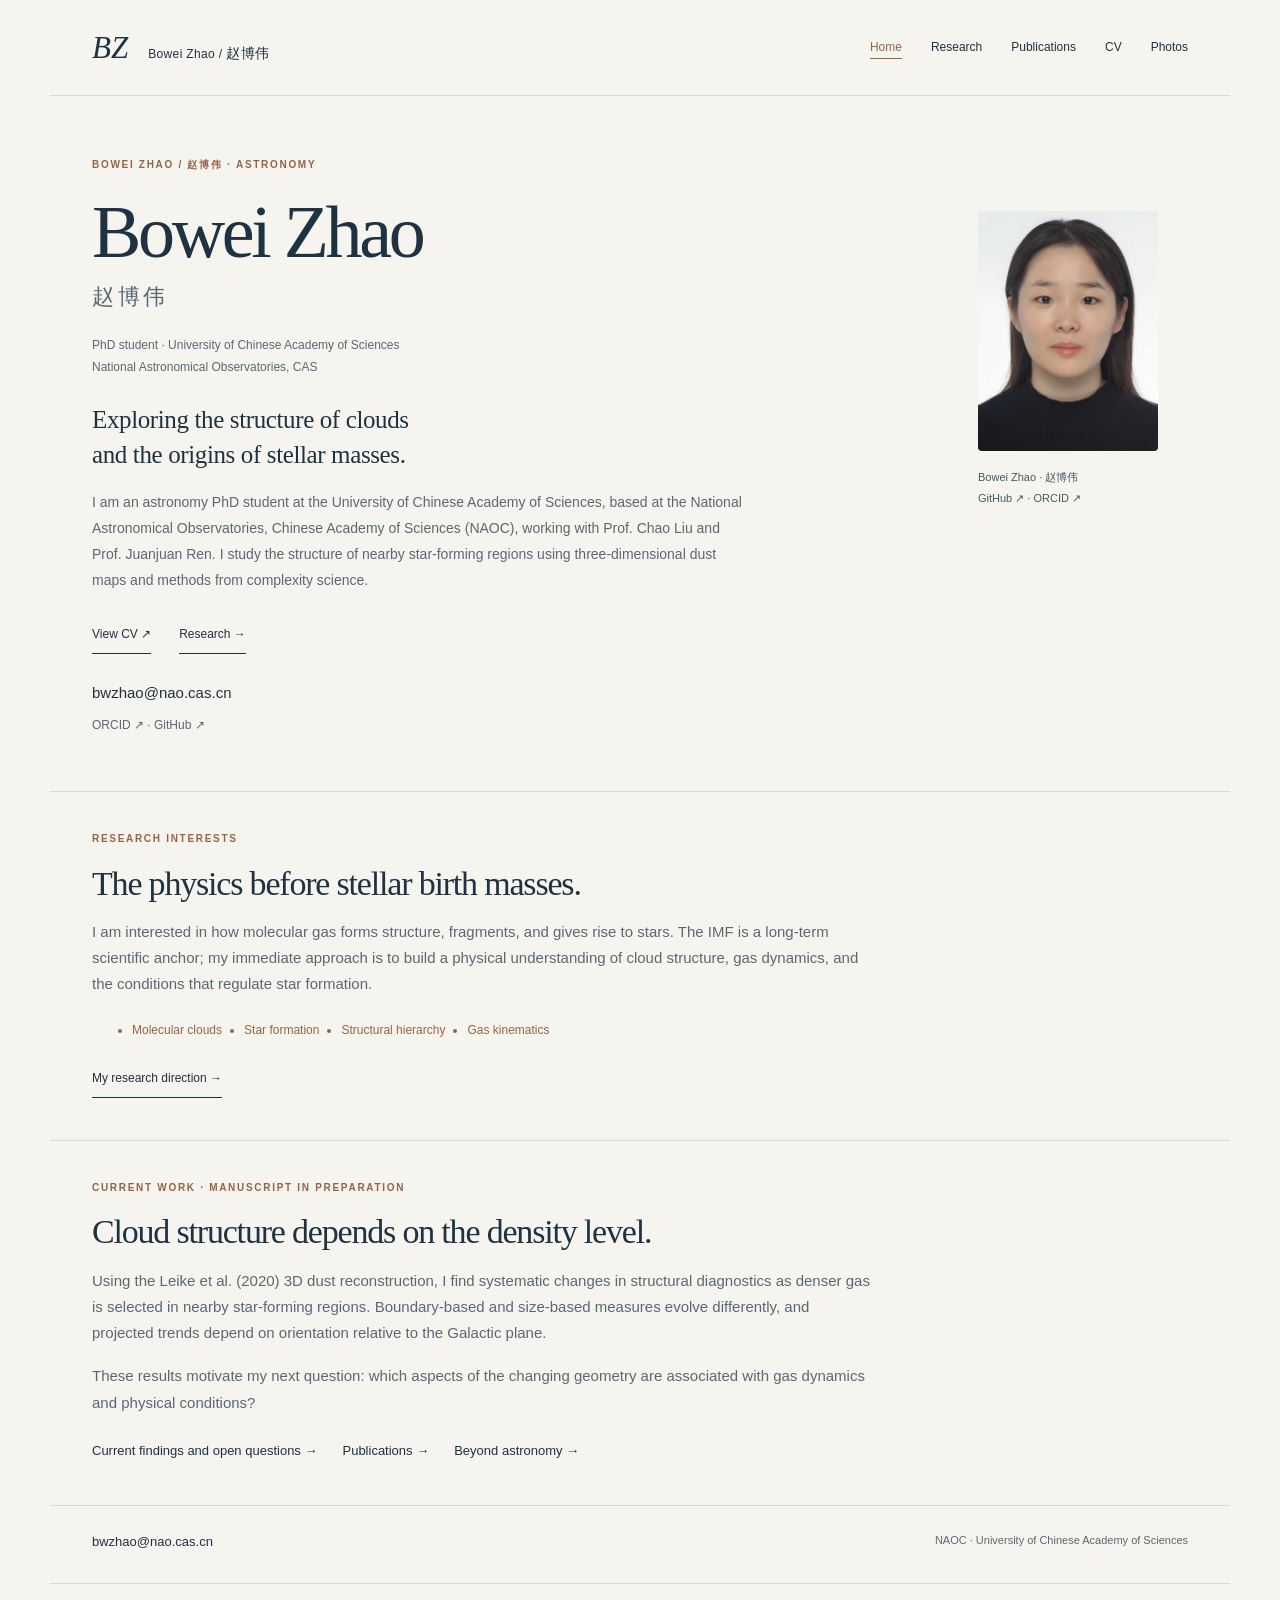
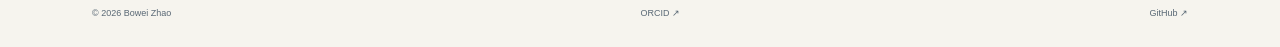
<file: index.html>
<!doctype html>
<html lang="en"><head><meta charset="utf-8"><meta name="viewport" content="width=device-width,initial-scale=1"><title>Bowei Zhao | Home · Molecular Clouds &amp; Star Formation</title><meta name="description" content="Bowei Zhao, astronomy PhD student at UCAS and NAOC, studying molecular clouds, star formation, fractal structure, and 3D dust."><link rel="noopener noreferrer" href="https://zhao-bowei.github.io/" target="_blank"><meta name="theme-color" content="#f6f4ee"><link rel="icon" href="favicon.svg" type="image/svg+xml"><link rel="stylesheet" href="style.css?v=20261019"><link rel="stylesheet" href="pages.css?v=20261019-science2"></head><body><a class="skip" href="#main">Skip to content</a><header class="wrap"><a class="brand" href="index.html">BZ<span>Bowei Zhao / <span class="chinese-name">赵博伟</span></span></a><nav aria-label="Main navigation"><a href="index.html" aria-current="page">Home</a><a href="research.html">Research</a><a href="publications.html">Publications</a><a href="cv.html">CV</a><a href="photos.html">Photos</a></nav></header><main id="main"><section class="hero wrap application-intro" id="background"><div><p class="eyebrow">BOWEI ZHAO / 赵博伟 · ASTRONOMY</p><h1>Bowei Zhao<span class="name-cn">赵博伟</span></h1><p class="intro-role">PhD student · University of Chinese Academy of Sciences<br>National Astronomical Observatories, CAS</p><p class="hero-question">Exploring the structure of clouds<br>and the origins of stellar masses.</p><p class="hero-bio">I am an astronomy PhD student at the University of Chinese Academy of Sciences, based at the National Astronomical Observatories, Chinese Academy of Sciences (NAOC), working with Prof. Chao Liu and Prof. Juanjuan Ren. I study the structure of nearby star-forming regions using three-dimensional dust maps and methods from complexity science.</p><div class="intro-actions"><a class="text-link" href="cv.html">View CV ↗</a><a class="text-link" href="research.html">Research →</a></div><div class="direct-contact"><a href="mailto:bwzhao@nao.cas.cn">bwzhao@nao.cas.cn</a><div><a href="https://orcid.org/0009-0002-6783-7510" rel="me noopener noreferrer" target="_blank">ORCID ↗</a> · <a href="https://github.com/Zhao-Bowei" target="_blank" rel="noopener noreferrer">GitHub ↗</a></div></div></div><figure class="profile-photo"><img src="portrait.jpg" alt="Portrait of Bowei Zhao" width="180" height="240" style="display:block;width:180px;max-width:100%;height:auto"><figcaption>Bowei Zhao · 赵博伟<br><a href="https://github.com/Zhao-Bowei" target="_blank" rel="noopener noreferrer">GitHub ↗</a> · <a href="https://orcid.org/0009-0002-6783-7510" rel="me noopener noreferrer" aria-label="ORCID: 0009-0002-6783-7510" target="_blank">ORCID ↗</a></figcaption></figure></section><section class="wrap home-summary"><p class="eyebrow">RESEARCH INTERESTS</p><h2>The physics before stellar birth masses.</h2><p>I am interested in how molecular gas forms structure, fragments, and gives rise to stars. The IMF is a long-term scientific anchor; my immediate approach is to build a physical understanding of cloud structure, gas dynamics, and the conditions that regulate star formation.</p><ul class="interest-keywords"><li>Molecular clouds</li><li>Star formation</li><li>Structural hierarchy</li><li>Gas kinematics</li></ul><a class="text-link" href="research.html#interests">My research direction →</a></section><section class="wrap home-summary"><p class="eyebrow">CURRENT WORK · MANUSCRIPT IN PREPARATION</p><h2>Cloud structure depends on the density level.</h2><p>Using the Leike et al. (2020) 3D dust reconstruction, I find systematic changes in structural diagnostics as denser gas is selected in nearby star-forming regions. Boundary-based and size-based measures evolve differently, and projected trends depend on orientation relative to the Galactic plane.</p><p>These results motivate my next question: which aspects of the changing geometry are associated with gas dynamics and physical conditions?</p><div class="home-links"><a href="research.html#findings-heading">Current findings and open questions →</a><a href="publications.html">Publications →</a><a href="photos.html">Beyond astronomy →</a></div></section><section class="wrap page-contact"><a href="mailto:bwzhao@nao.cas.cn">bwzhao@nao.cas.cn</a><span>NAOC · University of Chinese Academy of Sciences</span></section></main><footer class="wrap"><span>© 2026 Bowei Zhao</span><a href="https://orcid.org/0009-0002-6783-7510" target="_blank" rel="me noopener noreferrer">ORCID ↗</a><a href="https://github.com/Zhao-Bowei" target="_blank" rel="noopener noreferrer">GitHub ↗</a></footer></body></html>
</file>
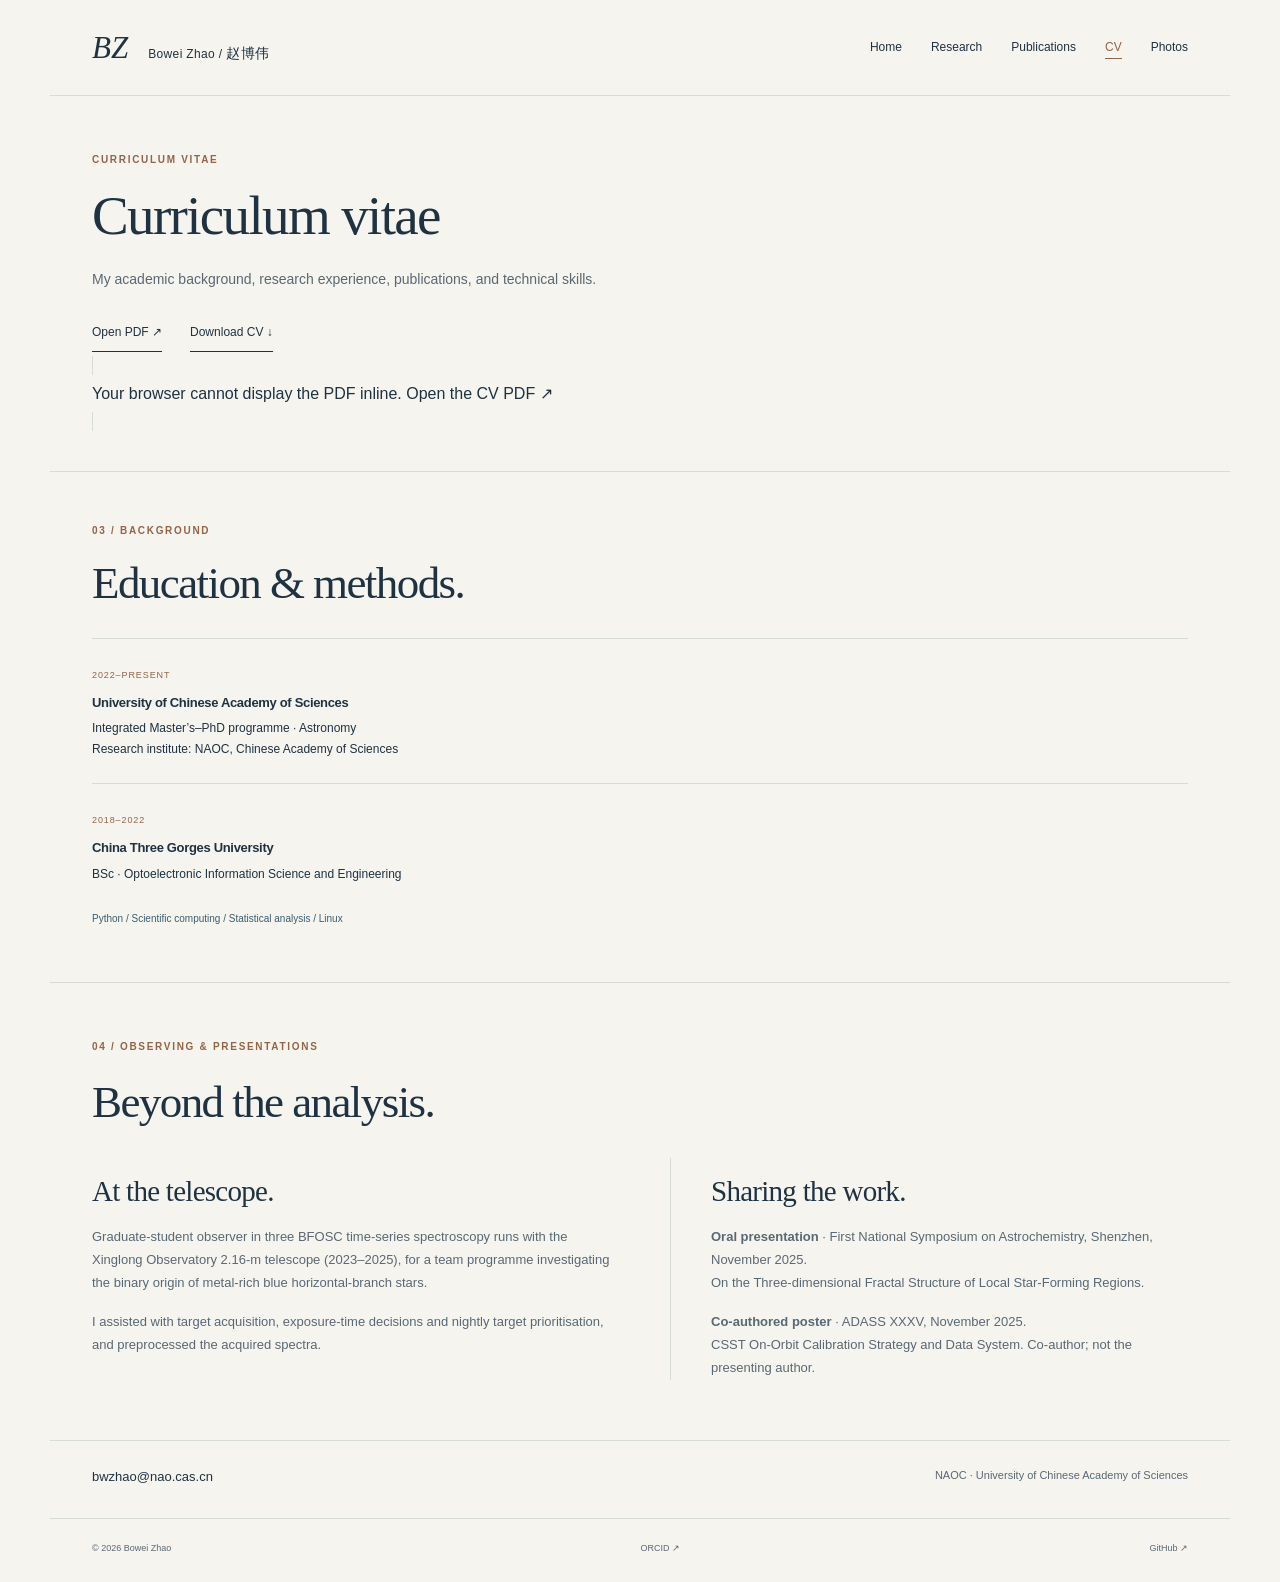
<file: cv.html>
<!doctype html>
<html lang="en"><head><meta charset="utf-8"><meta name="viewport" content="width=device-width,initial-scale=1"><title>Bowei Zhao | CV · Molecular Clouds &amp; Star Formation</title><meta name="description" content="Academic curriculum vitae of Bowei Zhao: astronomy education, research, publications, observations, and presentations."><link rel="noopener noreferrer" href="https://zhao-bowei.github.io/cv.html" target="_blank"><meta name="theme-color" content="#f6f4ee"><link rel="icon" href="favicon.svg" type="image/svg+xml"><link rel="stylesheet" href="style.css?v=20261019"><link rel="stylesheet" href="pages.css?v=20261019"></head><body><a class="skip" href="#main">Skip to content</a><header class="wrap"><a class="brand" href="index.html">BZ<span>Bowei Zhao / <span class="chinese-name">赵博伟</span></span></a><nav aria-label="Main navigation"><a href="index.html">Home</a><a href="research.html">Research</a><a href="publications.html">Publications</a><a href="cv.html" aria-current="page">CV</a><a href="photos.html">Photos</a></nav></header><main id="main"><section class="wrap cv-page"><p class="eyebrow">CURRICULUM VITAE</p><h1>Curriculum vitae</h1><p>My academic background, research experience, publications, and technical skills.</p><div class="intro-actions"><a class="text-link" href="Bowei-Zhao-CV.pdf?v=20261019" target="_blank" rel="noopener noreferrer">Open PDF ↗</a><a class="text-link" href="Bowei-Zhao-CV.pdf?v=20261019" download="Bowei-Zhao-CV.pdf">Download CV ↓</a></div><object class="cv-embed" data="Bowei-Zhao-CV.pdf?v=20261019" type="application/pdf" aria-label="Bowei Zhao academic curriculum vitae"><p>Your browser cannot display the PDF inline. <a href="Bowei-Zhao-CV.pdf?v=20261019" target="_blank" rel="noopener noreferrer">Open the CV PDF ↗</a></p></object></section><section class="wrap education-section"><p class="eyebrow">03 / BACKGROUND</p><h2>Education &amp; methods.</h2><div class="education"><p class="eyebrow">EDUCATION</p><article><span>2022–PRESENT</span><h3>University of Chinese Academy of Sciences</h3><p>Integrated Master’s–PhD programme · Astronomy<br>Research institute: NAOC, Chinese Academy of Sciences</p></article><article><span>2018–2022</span><h3>China Three Gorges University</h3><p>BSc · Optoelectronic Information Science and Engineering</p></article><p class="toolkit">Python / Scientific computing / Statistical analysis / Linux</p></div></section><section class="wrap experience"><p class="eyebrow">04 / OBSERVING &amp; PRESENTATIONS</p><h2>Beyond the analysis.</h2><div class="other-projects"><article><h3>At the telescope.</h3><p>Graduate-student observer in three BFOSC time-series spectroscopy runs with the Xinglong Observatory 2.16-m telescope (2023–2025), for a team programme investigating the binary origin of metal-rich blue horizontal-branch stars.</p><p>I assisted with target acquisition, exposure-time decisions and nightly target prioritisation, and preprocessed the acquired spectra.</p></article><article><h3>Sharing the work.</h3><p><strong>Oral presentation</strong> · First National Symposium on Astrochemistry, Shenzhen, November 2025.<br>On the Three-dimensional Fractal Structure of Local Star-Forming Regions.</p><p><strong>Co-authored poster</strong> · ADASS XXXV, November 2025.<br>CSST On-Orbit Calibration Strategy and Data System. Co-author; not the presenting author.</p></article></div></section><section class="wrap page-contact"><a href="mailto:bwzhao@nao.cas.cn">bwzhao@nao.cas.cn</a><span>NAOC · University of Chinese Academy of Sciences</span></section></main><footer class="wrap"><span>© 2026 Bowei Zhao</span><a href="https://orcid.org/0009-0002-6783-7510" target="_blank" rel="me noopener noreferrer">ORCID ↗</a><a href="https://github.com/Zhao-Bowei" target="_blank" rel="noopener noreferrer">GitHub ↗</a></footer></body></html>
</file>
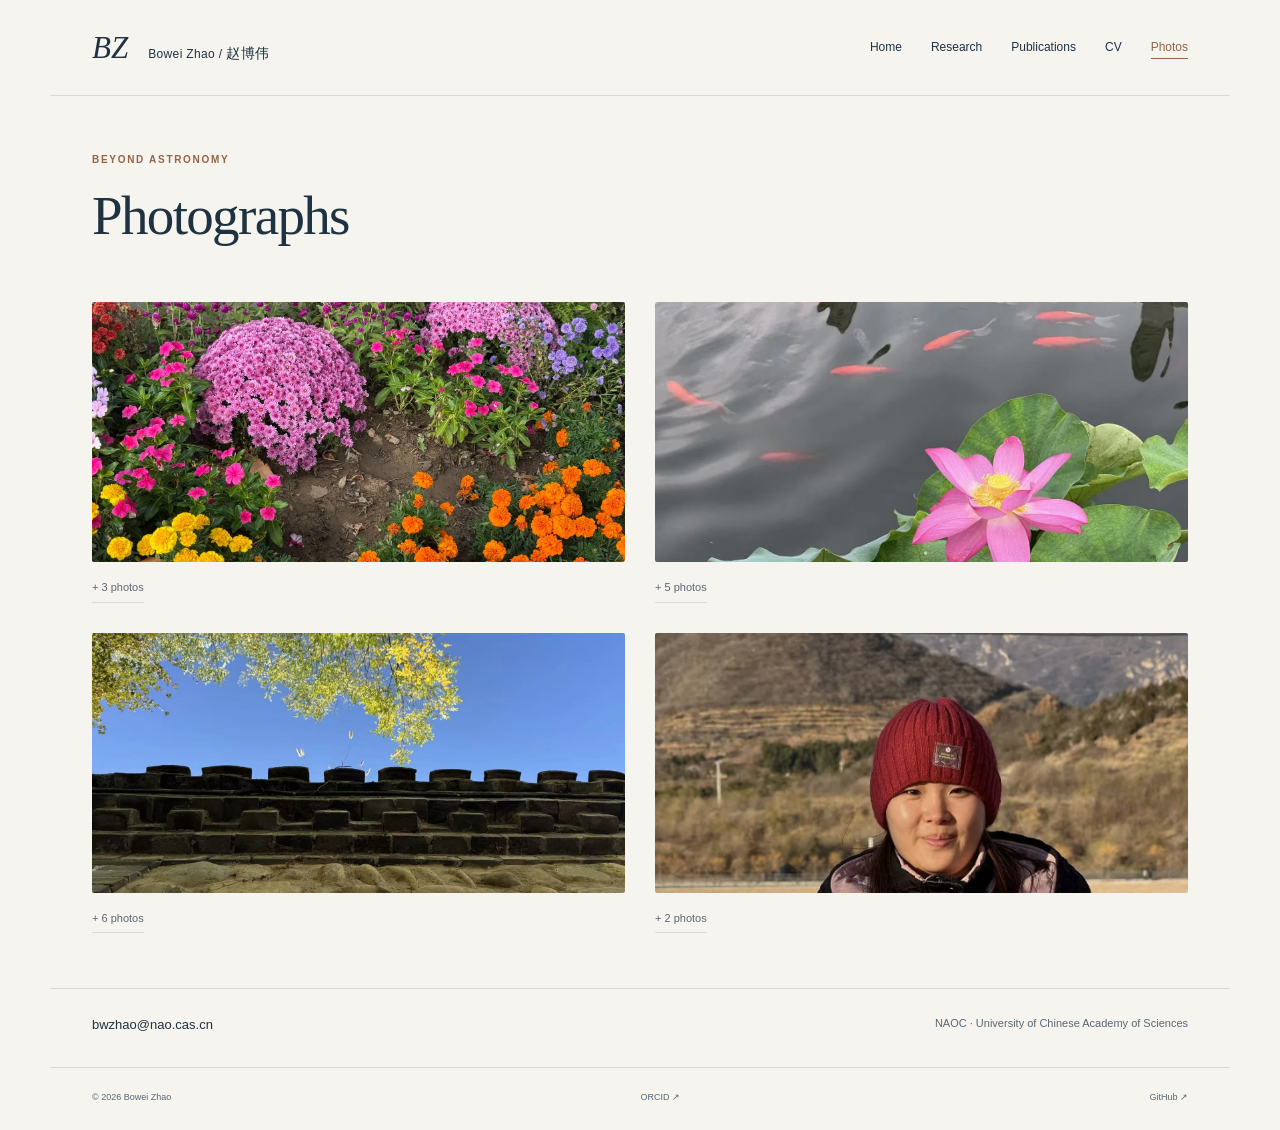
<file: photos.html>
<!doctype html>
<html lang="en"><head><meta charset="utf-8"><meta name="viewport" content="width=device-width,initial-scale=1"><title>Bowei Zhao | Photographs · Molecular Clouds &amp; Star Formation</title><meta name="description" content="Photographs by and of Bowei Zhao, beyond astronomy."><link rel="noopener noreferrer" href="https://zhao-bowei.github.io/photos.html" target="_blank"><meta name="theme-color" content="#f6f4ee"><link rel="icon" href="favicon.svg" type="image/svg+xml"><link rel="stylesheet" href="style.css?v=20261019"><link rel="stylesheet" href="pages.css?v=20261019"></head><body><a class="skip" href="#main">Skip to content</a><header class="wrap"><a class="brand" href="index.html">BZ<span>Bowei Zhao / <span class="chinese-name">赵博伟</span></span></a><nav aria-label="Main navigation"><a href="index.html">Home</a><a href="research.html">Research</a><a href="publications.html">Publications</a><a href="cv.html">CV</a><a href="photos.html" aria-current="page">Photos</a></nav></header><main id="main"><section class="wrap page-heading"><p class="eyebrow">BEYOND ASTRONOMY</p><h1>Photographs</h1></section><section class="wrap personal-gallery" id="beyond" aria-label="Beyond astronomy: personal photography"><div class="photo-group" role="group" aria-label="Flowers and colour"><a class="photo-tile" href="assets/photos/photo-15.webp" aria-label="Enlarge photograph: Colourful flower display"><img src="assets/photos/photo-15.webp" alt="Colourful flower display" width="1600" height="1200" loading="lazy" decoding="async"></a><details class="photo-more"><summary>+ 3 photos</summary><div class="photo-extra"><a class="photo-tile" href="assets/photos/photo-02.webp" aria-label="Enlarge photograph: Pink and blue hydrangeas"><img src="assets/photos/photo-02.webp" alt="Pink and blue hydrangeas" width="1600" height="1200" loading="lazy" decoding="async"></a><a class="photo-tile" href="assets/photos/photo-03.webp" aria-label="Enlarge photograph: Red flowers at a flower market"><img src="assets/photos/photo-03.webp" alt="Red flowers at a flower market" width="1600" height="1200" loading="lazy" decoding="async"></a><a class="photo-tile" href="assets/photos/photo-04.webp" aria-label="Enlarge photograph: Rows of flowers at a market"><img src="assets/photos/photo-04.webp" alt="Rows of flowers at a market" width="1600" height="1200" loading="lazy" decoding="async"></a></div></details></div><div class="photo-group" role="group" aria-label="Water and wildlife"><a class="photo-tile" href="assets/photos/photo-17.webp" aria-label="Enlarge photograph: Lotus flower and fish"><img src="assets/photos/photo-17.webp" alt="Lotus flower and fish" width="1280" height="960" loading="lazy" decoding="async"></a><details class="photo-more"><summary>+ 5 photos</summary><div class="photo-extra"><a class="photo-tile" href="assets/photos/photo-05.webp" aria-label="Enlarge photograph: Mandarin ducks on rippling water"><img src="assets/photos/photo-05.webp" alt="Mandarin ducks on rippling water" width="1600" height="1200" loading="lazy" decoding="async"></a><a class="photo-tile" href="assets/photos/photo-06.webp" aria-label="Enlarge photograph: Ducks swimming on a pond"><img src="assets/photos/photo-06.webp" alt="Ducks swimming on a pond" width="1600" height="1200" loading="lazy" decoding="async"></a><a class="photo-tile" href="assets/photos/photo-09.webp" aria-label="Enlarge photograph: Red fish beneath reflections"><img src="assets/photos/photo-09.webp" alt="Red fish beneath reflections" width="1600" height="1200" loading="lazy" decoding="async"></a><a class="photo-tile" href="assets/photos/photo-11.webp" aria-label="Enlarge photograph: Fish swimming in a pond"><img src="assets/photos/photo-11.webp" alt="Fish swimming in a pond" width="1600" height="1200" loading="lazy" decoding="async"></a><a class="photo-tile" href="assets/photos/photo-19.webp" aria-label="Enlarge photograph: Lotus flower on rippling water"><img src="assets/photos/photo-19.webp" alt="Lotus flower on rippling water" width="1200" height="1600" loading="lazy" decoding="async"></a></div></details></div><div class="photo-group" role="group" aria-label="Places and landscapes"><a class="photo-tile" href="assets/photos/photo-18.webp" aria-label="Enlarge photograph: Stone wall and autumn foliage"><img src="assets/photos/photo-18.webp" alt="Stone wall and autumn foliage" width="1600" height="1200" loading="lazy" decoding="async"></a><details class="photo-more"><summary>+ 6 photos</summary><div class="photo-extra"><a class="photo-tile" href="assets/photos/photo-01.webp" aria-label="Enlarge photograph: Building beneath a textured sky"><img src="assets/photos/photo-01.webp" alt="Building beneath a textured sky" width="1600" height="1200" loading="lazy" decoding="async"></a><a class="photo-tile" href="assets/photos/photo-07.webp" aria-label="Enlarge photograph: Sunset over a lake"><img src="assets/photos/photo-07.webp" alt="Sunset over a lake" width="1600" height="1200" loading="lazy" decoding="async"></a><a class="photo-tile" href="assets/photos/photo-08.webp" aria-label="Enlarge photograph: Warm sunset and distant silhouettes"><img src="assets/photos/photo-08.webp" alt="Warm sunset and distant silhouettes" width="1200" height="1600" loading="lazy" decoding="async"></a><a class="photo-tile" href="assets/photos/photo-10.webp" aria-label="Enlarge photograph: Sunlit courtyard walkway"><img src="assets/photos/photo-10.webp" alt="Sunlit courtyard walkway" width="1200" height="1600" loading="lazy" decoding="async"></a><a class="photo-tile" href="assets/photos/photo-14.webp" aria-label="Enlarge photograph: Golden architectural details against a blue sky"><img src="assets/photos/photo-14.webp" alt="Golden architectural details against a blue sky" width="1600" height="1200" loading="lazy" decoding="async"></a><a class="photo-tile" href="assets/photos/photo-16.webp" aria-label="Enlarge photograph: Stone monument under willow trees"><img src="assets/photos/photo-16.webp" alt="Stone monument under willow trees" width="1200" height="1600" loading="lazy" decoding="async"></a></div></details></div><div class="photo-group" role="group" aria-label="Everyday moments"><a class="photo-tile" href="assets/photos/photo-12.webp" aria-label="Enlarge photograph: Portrait with mountains in the background"><img src="assets/photos/photo-12.webp" alt="Portrait with mountains in the background" width="1213" height="1276" loading="lazy" decoding="async"></a><details class="photo-more"><summary>+ 2 photos</summary><div class="photo-extra"><a class="photo-tile" href="assets/photos/photo-13.webp" aria-label="Enlarge photograph: Portrait among autumn trees"><img src="assets/photos/photo-13.webp" alt="Portrait among autumn trees" width="1200" height="1600" loading="lazy" decoding="async"></a><a class="photo-tile" href="assets/photos/photo-20.webp" aria-label="Enlarge photograph: A restful moment on a park bench"><img src="assets/photos/photo-20.webp" alt="A restful moment on a park bench" width="1600" height="1200" loading="lazy" decoding="async"></a></div></details></div></section><section class="wrap page-contact"><a href="mailto:bwzhao@nao.cas.cn">bwzhao@nao.cas.cn</a><span>NAOC · University of Chinese Academy of Sciences</span></section></main><footer class="wrap"><span>© 2026 Bowei Zhao</span><a href="https://orcid.org/0009-0002-6783-7510" target="_blank" rel="me noopener noreferrer">ORCID ↗</a><a href="https://github.com/Zhao-Bowei" target="_blank" rel="noopener noreferrer">GitHub ↗</a></footer><dialog id="photo-viewer" aria-label="Enlarged photograph"><button type="button" class="photo-close" aria-label="Close photograph">×</button><img alt=""><button type="button" class="photo-prev" aria-label="Previous photograph">‹</button><button type="button" class="photo-next" aria-label="Next photograph">›</button></dialog><script src="gallery.js" defer></script></body></html>
</file>
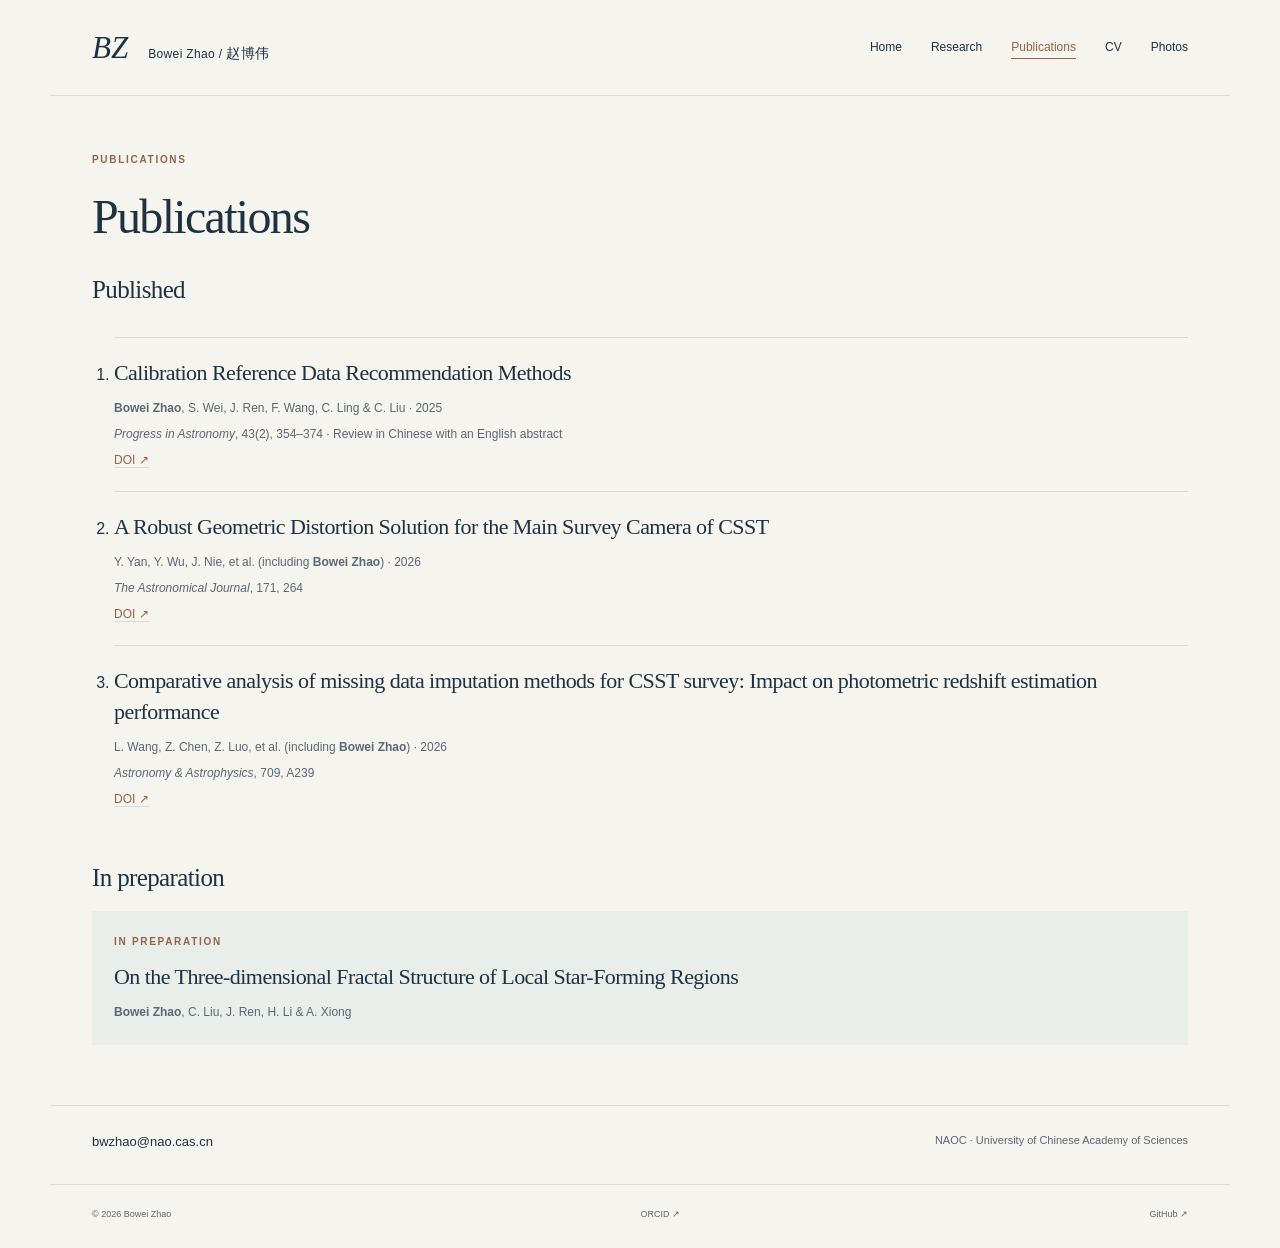
<file: publications.html>
<!doctype html>
<html lang="en"><head><meta charset="utf-8"><meta name="viewport" content="width=device-width,initial-scale=1"><title>Bowei Zhao | Publications · Molecular Clouds &amp; Star Formation</title><meta name="description" content="Published papers and manuscripts in preparation by Bowei Zhao, including calibration reference data and fractal cloud structure."><link rel="noopener noreferrer" href="https://zhao-bowei.github.io/publications.html" target="_blank"><meta name="theme-color" content="#f6f4ee"><link rel="icon" href="favicon.svg" type="image/svg+xml"><link rel="stylesheet" href="style.css?v=20261019"><link rel="stylesheet" href="pages.css?v=20261019"></head><body><a class="skip" href="#main">Skip to content</a><header class="wrap"><a class="brand" href="index.html">BZ<span>Bowei Zhao / <span class="chinese-name">赵博伟</span></span></a><nav aria-label="Main navigation"><a href="index.html">Home</a><a href="research.html">Research</a><a href="publications.html" aria-current="page">Publications</a><a href="cv.html">CV</a><a href="photos.html">Photos</a></nav></header><main id="main"><section id="publications" class="wrap publications"><p class="eyebrow">PUBLICATIONS</p><h2>Publications</h2><h3 class="subheading">Published</h3><ol class="papers"><li><h3>Calibration Reference Data Recommendation Methods</h3><p><strong>Bowei Zhao</strong>, S. Wei, J. Ren, F. Wang, C. Ling &amp; C. Liu · 2025</p><p><em>Progress in Astronomy</em>, 43(2), 354–374 · Review in Chinese with an English abstract</p><p><a class="paper-link" href="https://doi.org/10.3969/j.issn.1000-8349.2025.02.11" target="_blank" rel="noopener noreferrer">DOI ↗</a></p></li><li><h3>A Robust Geometric Distortion Solution for the Main Survey Camera of CSST</h3><p>Y. Yan, Y. Wu, J. Nie, et al. (including <strong>Bowei Zhao</strong>) · 2026</p><p><em>The Astronomical Journal</em>, 171, 264</p><p><a class="paper-link" href="https://doi.org/10.3847/1538-3881/ae505f" target="_blank" rel="noopener noreferrer">DOI ↗</a></p></li><li><h3>Comparative analysis of missing data imputation methods for CSST survey: Impact on photometric redshift estimation performance</h3><p>L. Wang, Z. Chen, Z. Luo, et al. (including <strong>Bowei Zhao</strong>) · 2026</p><p><em>Astronomy &amp; Astrophysics</em>, 709, A239</p><p><a class="paper-link" href="https://doi.org/10.1051/0004-6361/202659116" target="_blank" rel="noopener noreferrer">DOI ↗</a></p></li></ol><h3 class="subheading">In preparation</h3><article class="manuscript"><p class="eyebrow">IN PREPARATION</p><h3>On the Three-dimensional Fractal Structure of Local Star-Forming Regions</h3><p><strong>Bowei Zhao</strong>, C. Liu, J. Ren, H. Li &amp; A. Xiong</p></article></section>
<section class="wrap page-contact"><a href="mailto:bwzhao@nao.cas.cn">bwzhao@nao.cas.cn</a><span>NAOC · University of Chinese Academy of Sciences</span></section></main><footer class="wrap"><span>© 2026 Bowei Zhao</span><a href="https://orcid.org/0009-0002-6783-7510" target="_blank" rel="me noopener noreferrer">ORCID ↗</a><a href="https://github.com/Zhao-Bowei" target="_blank" rel="noopener noreferrer">GitHub ↗</a></footer></body></html>
</file>
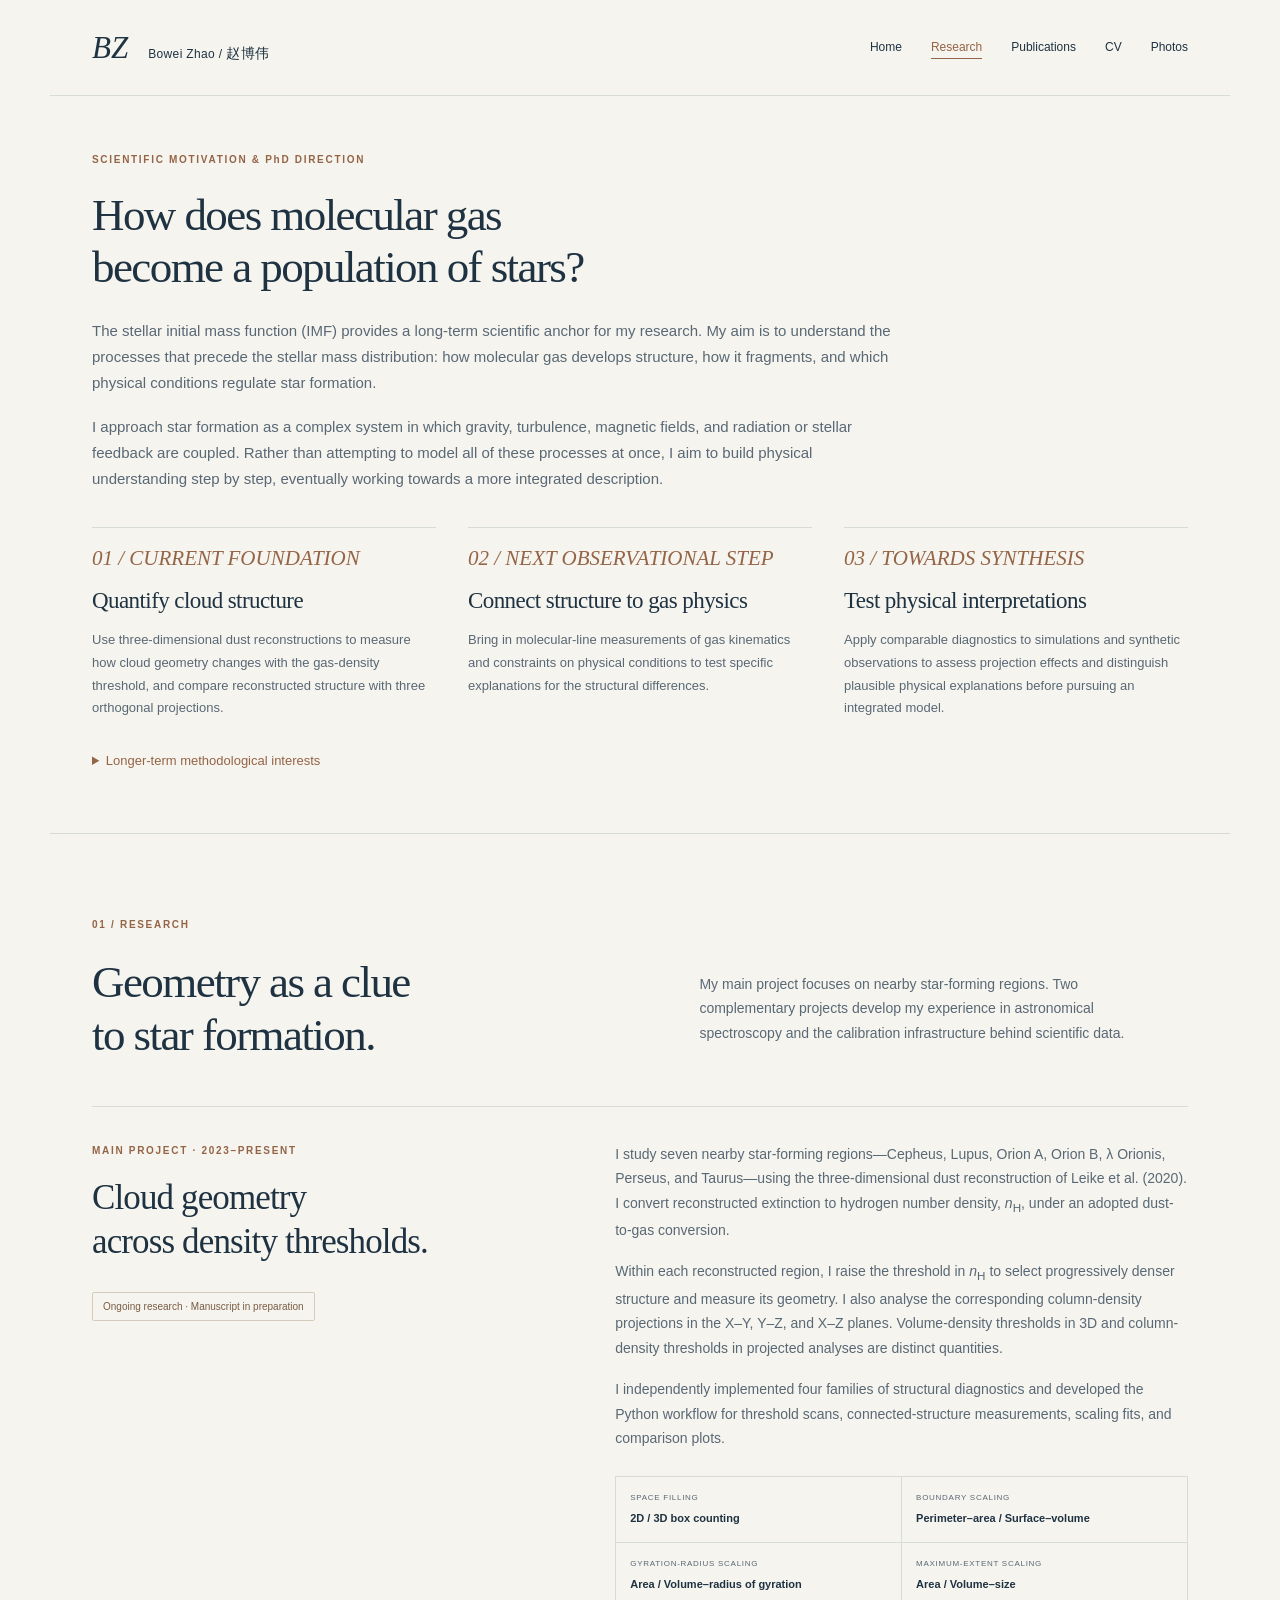
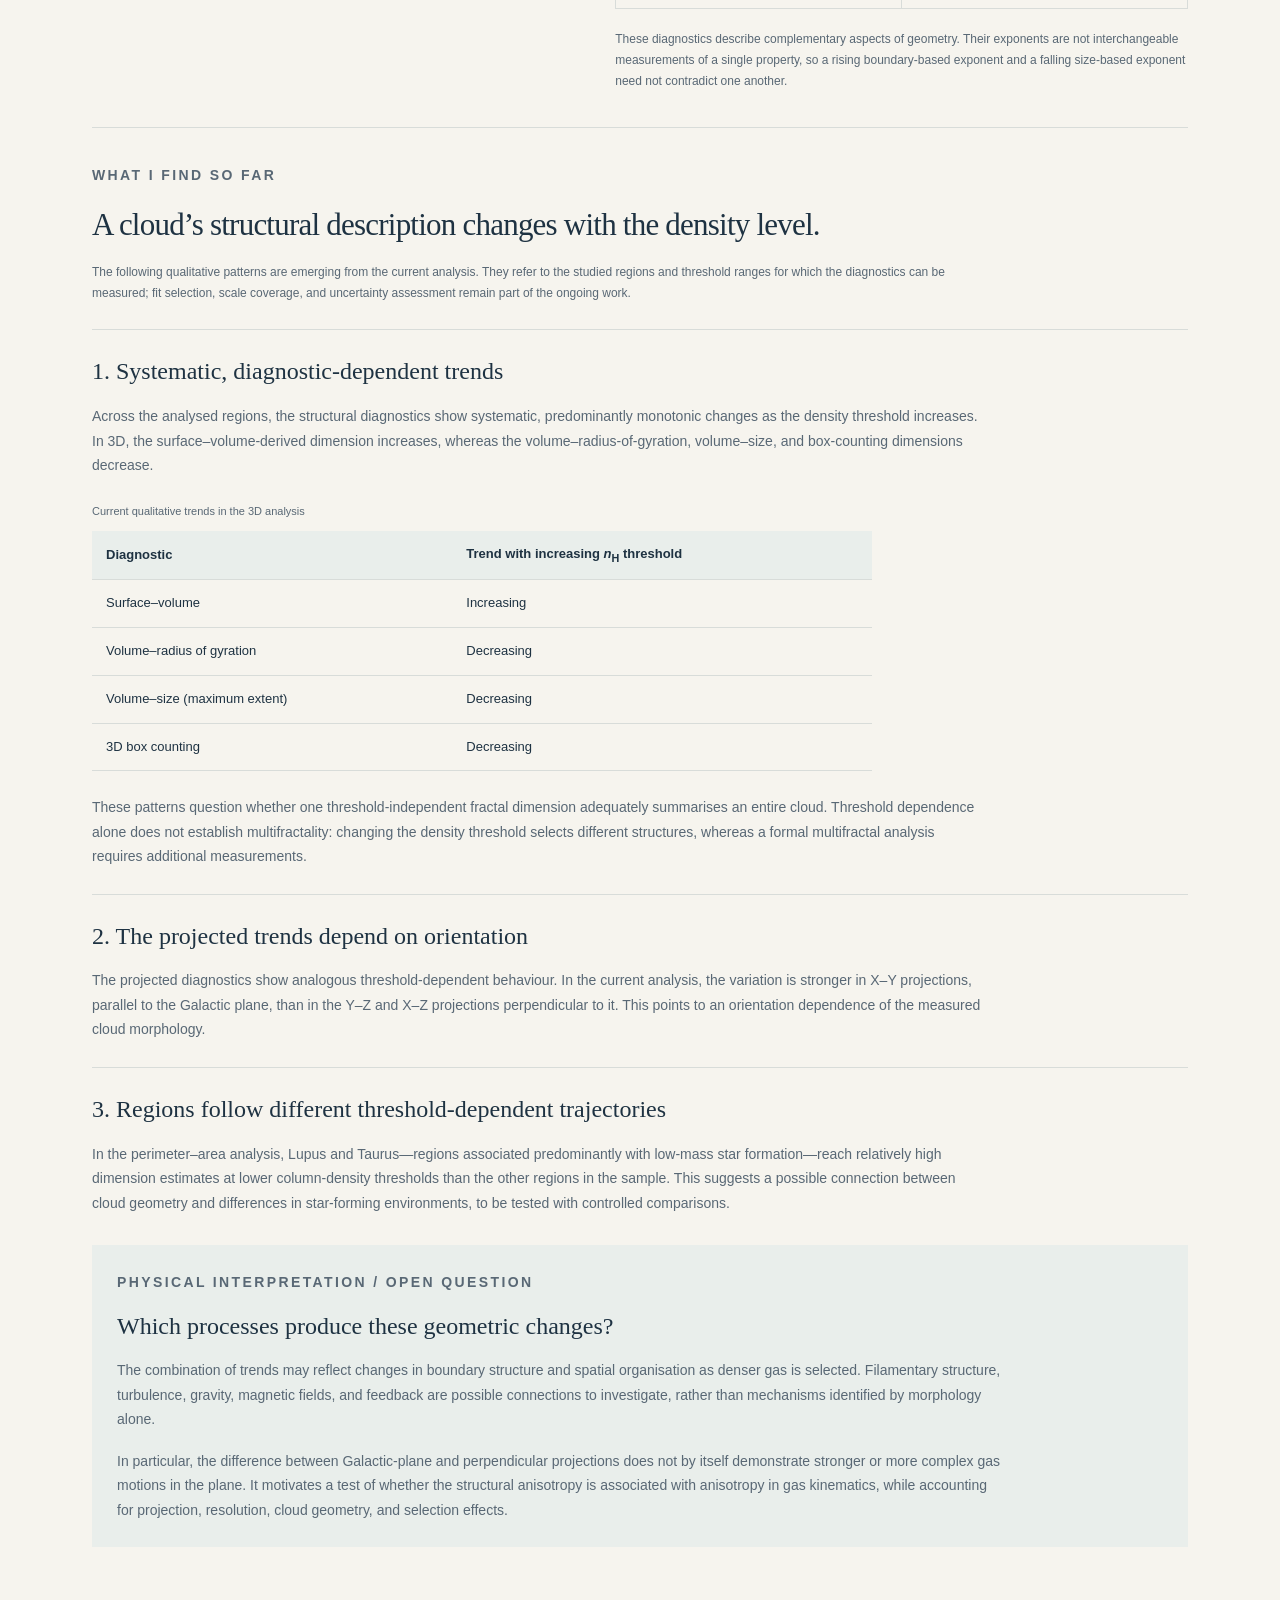
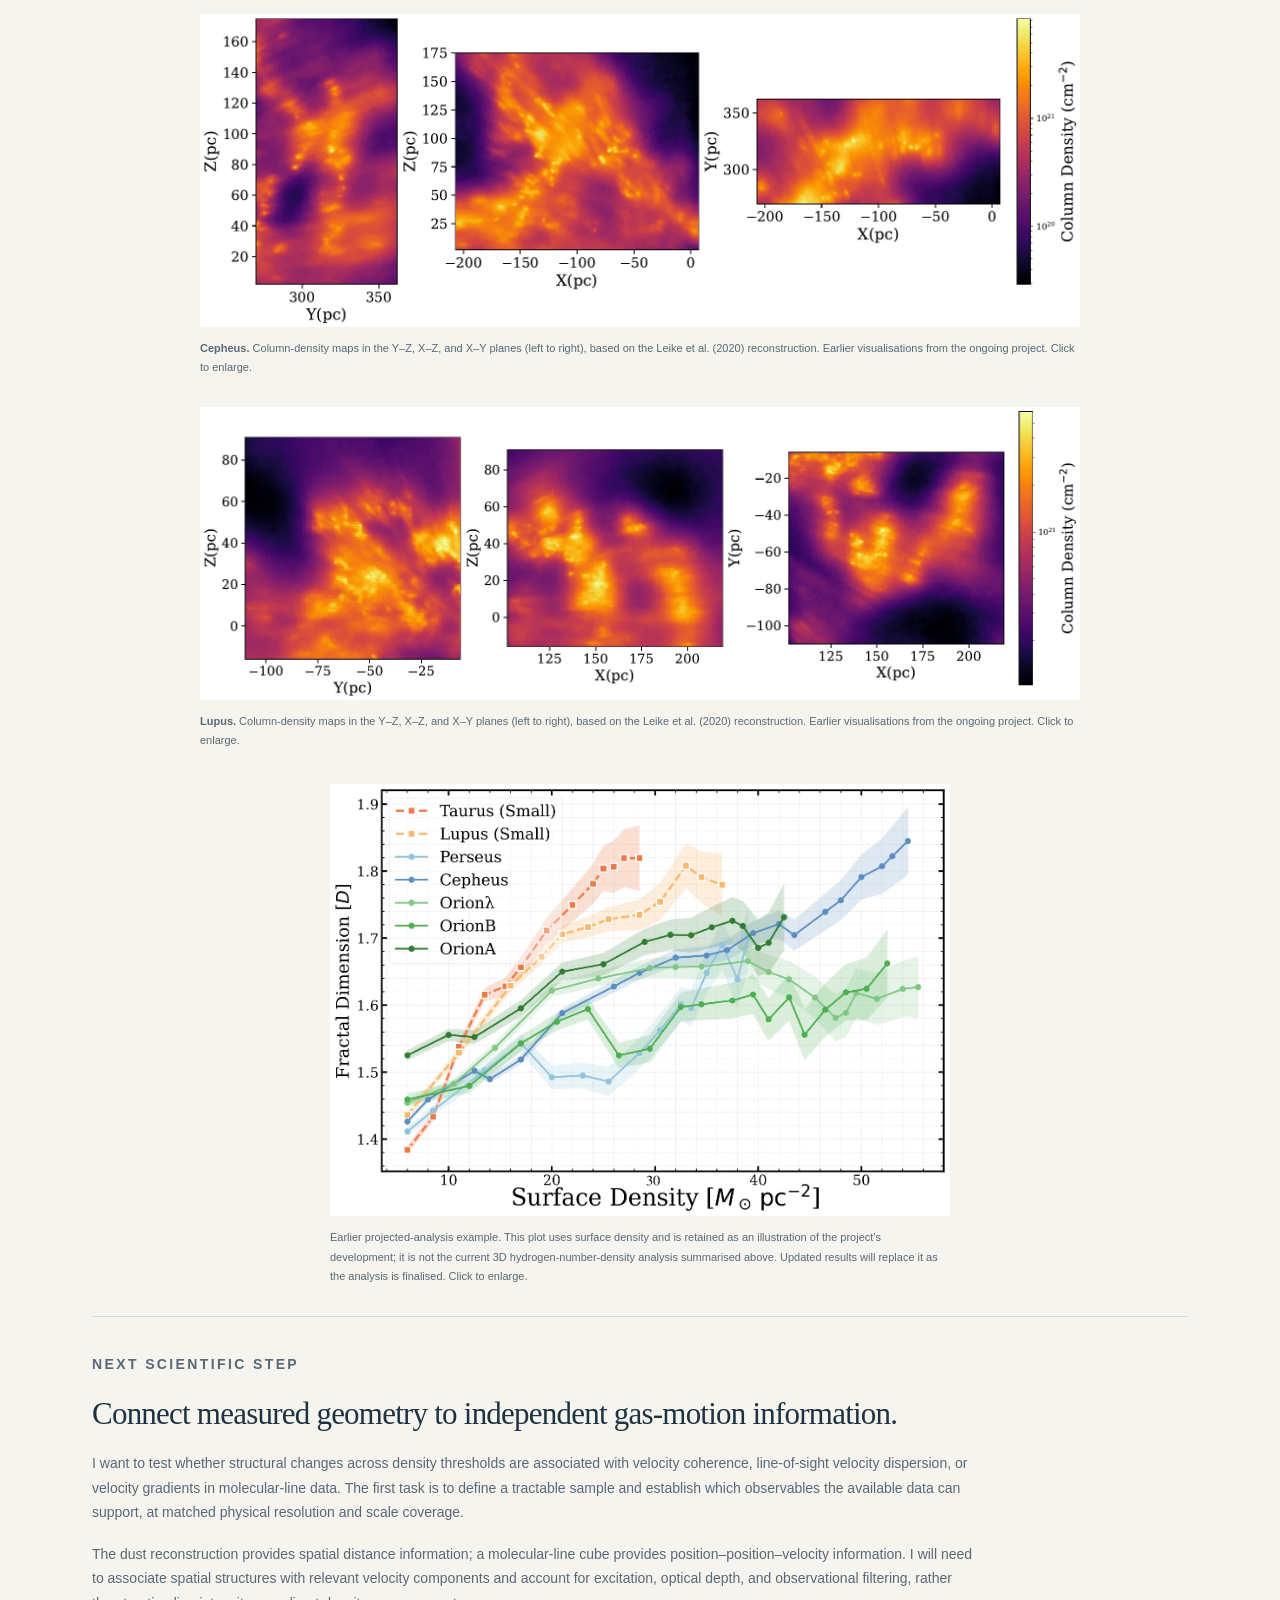
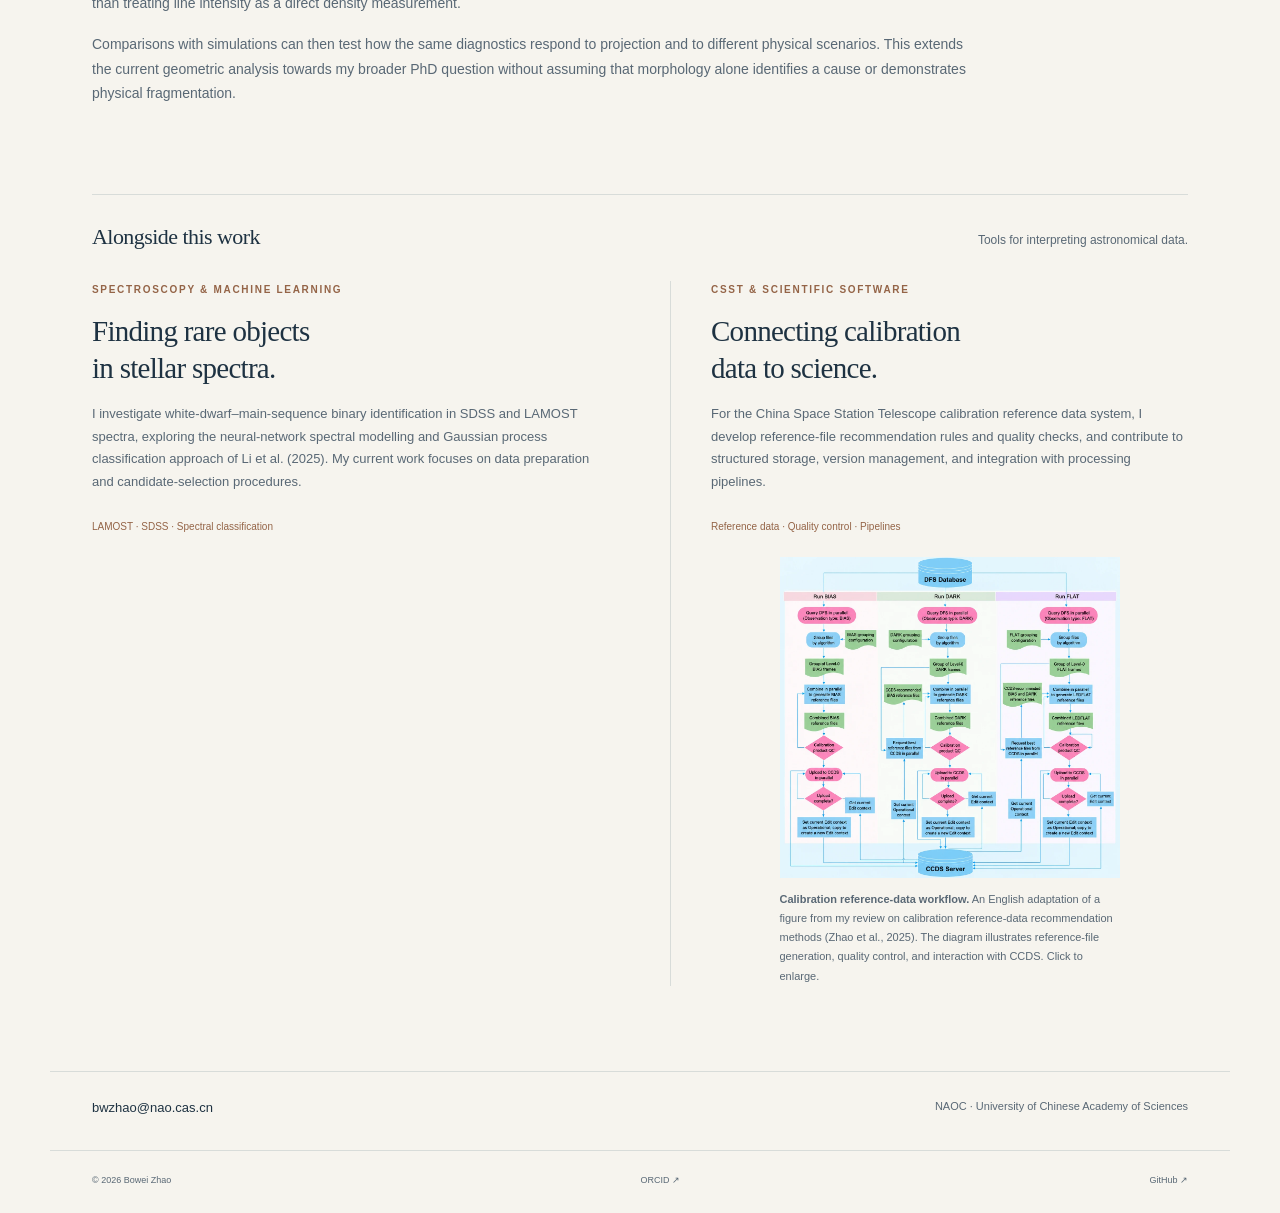
<file: research.html>
<!doctype html>
<html lang="en"><head><meta charset="utf-8"><meta name="viewport" content="width=device-width,initial-scale=1"><title>Bowei Zhao | Research · Molecular Clouds &amp; Star Formation</title><meta name="description" content="Bowei Zhao’s research on molecular clouds, star formation, fractal structure, 3D dust, stellar spectra, and CSST calibration."><link rel="noopener noreferrer" href="https://zhao-bowei.github.io/research.html" target="_blank"><meta name="theme-color" content="#f6f4ee"><link rel="icon" href="favicon.svg" type="image/svg+xml"><link rel="stylesheet" href="style.css?v=20261019"><link rel="stylesheet" href="pages.css?v=20261019-science2"></head><body><a class="skip" href="#main">Skip to content</a><header class="wrap"><a class="brand" href="index.html">BZ<span>Bowei Zhao / <span class="chinese-name">赵博伟</span></span></a><nav aria-label="Main navigation"><a href="index.html">Home</a><a href="research.html" aria-current="page">Research</a><a href="publications.html">Publications</a><a href="cv.html">CV</a><a href="photos.html">Photos</a></nav></header><main id="main"><section id="interests" class="wrap interests"><p class="eyebrow">SCIENTIFIC MOTIVATION &amp; PhD DIRECTION</p><h2>How does molecular gas<br>become a population of stars?</h2><div class="interest-intro"><p>The stellar initial mass function (IMF) provides a long-term scientific anchor for my research. My aim is to understand the processes that precede the stellar mass distribution: how molecular gas develops structure, how it fragments, and which physical conditions regulate star formation.</p><p>I approach star formation as a complex system in which gravity, turbulence, magnetic fields, and radiation or stellar feedback are coupled. Rather than attempting to model all of these processes at once, I aim to build physical understanding step by step, eventually working towards a more integrated description.</p></div><div class="interest-topics"><article><span>01 / CURRENT FOUNDATION</span><h3>Quantify cloud structure</h3><p>Use three-dimensional dust reconstructions to measure how cloud geometry changes with the gas-density threshold, and compare reconstructed structure with three orthogonal projections.</p></article><article><span>02 / NEXT OBSERVATIONAL STEP</span><h3>Connect structure to gas physics</h3><p>Bring in molecular-line measurements of gas kinematics and constraints on physical conditions to test specific explanations for the structural differences.</p></article><article><span>03 / TOWARDS SYNTHESIS</span><h3>Test physical interpretations</h3><p>Apply comparable diagnostics to simulations and synthetic observations to assess projection effects and distinguish plausible physical explanations before pursuing an integrated model.</p></article></div><details class="long-term"><summary>Longer-term methodological interests</summary><p>Discussions with my supervisor have also motivated an interest in agent-based modelling and symbolic regression as possible tools for an eventual synthesis. These are exploratory directions, rather than completed components of my current cloud-structure analysis.</p></details></section><section id="research" class="wrap research"><div class="section-heading"><p class="eyebrow">01 / RESEARCH</p><h2>Geometry as a clue<br>to star formation.</h2><p>My main project focuses on nearby star-forming regions. Two complementary projects develop my experience in astronomical spectroscopy and the calibration infrastructure behind scientific data.</p></div><article class="featured"><div class="project-title"><p class="eyebrow">MAIN PROJECT · 2023–PRESENT</p><h3>Cloud geometry<br>across density thresholds.</h3><span class="status">Ongoing research · Manuscript in preparation</span></div><div class="project-body"><p>I study seven nearby star-forming regions—Cepheus, Lupus, Orion A, Orion B, λ Orionis, Perseus, and Taurus—using the three-dimensional dust reconstruction of Leike et al. (2020). I convert reconstructed extinction to hydrogen number density, <i>n</i><sub>H</sub>, under an adopted dust-to-gas conversion.</p><p>Within each reconstructed region, I raise the threshold in <i>n</i><sub>H</sub> to select progressively denser structure and measure its geometry. I also analyse the corresponding column-density projections in the X–Y, Y–Z, and X–Z planes. Volume-density thresholds in 3D and column-density thresholds in projected analyses are distinct quantities.</p><p>I independently implemented four families of structural diagnostics and developed the Python workflow for threshold scans, connected-structure measurements, scaling fits, and comparison plots.</p><div class="methods"><div><span>SPACE FILLING</span><strong>2D / 3D box counting</strong></div><div><span>BOUNDARY SCALING</span><strong>Perimeter–area / Surface–volume</strong></div><div><span>GYRATION-RADIUS SCALING</span><strong>Area / Volume–radius of gyration</strong></div><div><span>MAXIMUM-EXTENT SCALING</span><strong>Area / Volume–size</strong></div></div><p class="small">These diagnostics describe complementary aspects of geometry. Their exponents are not interchangeable measurements of a single property, so a rising boundary-based exponent and a falling size-based exponent need not contradict one another.</p></div></article><section class="findings" aria-labelledby="findings-heading"><p class="eyebrow">WHAT I FIND SO FAR</p><h3 id="findings-heading">A cloud’s structural description changes with the density level.</h3><p class="finding-scope">The following qualitative patterns are emerging from the current analysis. They refer to the studied regions and threshold ranges for which the diagnostics can be measured; fit selection, scale coverage, and uncertainty assessment remain part of the ongoing work.</p><article><h4>1. Systematic, diagnostic-dependent trends</h4><p>Across the analysed regions, the structural diagnostics show systematic, predominantly monotonic changes as the density threshold increases. In 3D, the surface–volume-derived dimension increases, whereas the volume–radius-of-gyration, volume–size, and box-counting dimensions decrease.</p><div class="table-scroll"><table><caption>Current qualitative trends in the 3D analysis</caption><thead><tr><th scope="col">Diagnostic</th><th scope="col">Trend with increasing <i>n</i><sub>H</sub> threshold</th></tr></thead><tbody><tr><td>Surface–volume</td><td>Increasing</td></tr><tr><td>Volume–radius of gyration</td><td>Decreasing</td></tr><tr><td>Volume–size (maximum extent)</td><td>Decreasing</td></tr><tr><td>3D box counting</td><td>Decreasing</td></tr></tbody></table></div><p>These patterns question whether one threshold-independent fractal dimension adequately summarises an entire cloud. Threshold dependence alone does not establish multifractality: changing the density threshold selects different structures, whereas a formal multifractal analysis requires additional measurements.</p></article><article><h4>2. The projected trends depend on orientation</h4><p>The projected diagnostics show analogous threshold-dependent behaviour. In the current analysis, the variation is stronger in X–Y projections, parallel to the Galactic plane, than in the Y–Z and X–Z projections perpendicular to it. This points to an orientation dependence of the measured cloud morphology.</p></article><article><h4>3. Regions follow different threshold-dependent trajectories</h4><p>In the perimeter–area analysis, Lupus and Taurus—regions associated predominantly with low-mass star formation—reach relatively high dimension estimates at lower column-density thresholds than the other regions in the sample. This suggests a possible connection between cloud geometry and differences in star-forming environments, to be tested with controlled comparisons.</p></article><div class="interpretation"><p class="eyebrow">PHYSICAL INTERPRETATION / OPEN QUESTION</p><h4>Which processes produce these geometric changes?</h4><p>The combination of trends may reflect changes in boundary structure and spatial organisation as denser gas is selected. Filamentary structure, turbulence, gravity, magnetic fields, and feedback are possible connections to investigate, rather than mechanisms identified by morphology alone.</p><p>In particular, the difference between Galactic-plane and perpendicular projections does not by itself demonstrate stronger or more complex gas motions in the plane. It motivates a test of whether the structural anisotropy is associated with anisotropy in gas kinematics, while accounting for projection, resolution, cloud geometry, and selection effects.</p></div></section><div class="figure-pair"><figure class="research-figure cloud-overview"><a href="assets/cepheus-projections.webp" target="_blank" rel="noopener" aria-label="Enlarge Cepheus projection maps"><img src="assets/cepheus-projections.webp" alt="Cepheus column-density maps in Y–Z, X–Z, and X–Y projections, with coordinates and color scale." loading="lazy" decoding="async"></a><figcaption><strong>Cepheus.</strong> Column-density maps in the Y–Z, X–Z, and X–Y planes (left to right), based on the Leike et al. (2020) reconstruction. Earlier visualisations from the ongoing project. Click to enlarge.</figcaption></figure><figure class="research-figure cloud-overview"><a href="assets/lupus-projections.webp" target="_blank" rel="noopener" aria-label="Enlarge Lupus projection maps"><img src="assets/lupus-projections.webp" alt="Lupus column-density maps in Y–Z, X–Z, and X–Y projections, with coordinates and color scale." loading="lazy" decoding="async"></a><figcaption><strong>Lupus.</strong> Column-density maps in the Y–Z, X–Z, and X–Y planes (left to right), based on the Leike et al. (2020) reconstruction. Earlier visualisations from the ongoing project. Click to enlarge.</figcaption></figure><figure class="research-figure" id="figure-structure-results"><a href="assets/structure-results.webp" target="_blank" rel="noopener"><img src="assets/structure-results.webp" alt="Earlier fractal-dimension measurements versus surface density for seven nearby star-forming regions." loading="lazy" style="display:block;width:100%;height:auto"></a><figcaption>Earlier projected-analysis example. This plot uses surface density and is retained as an illustration of the project’s development; it is not the current 3D hydrogen-number-density analysis summarised above. Updated results will replace it as the analysis is finalised. Click to enlarge.</figcaption></figure></div><section class="next-science"><p class="eyebrow">NEXT SCIENTIFIC STEP</p><h3>Connect measured geometry to independent gas-motion information.</h3><p>I want to test whether structural changes across density thresholds are associated with velocity coherence, line-of-sight velocity dispersion, or velocity gradients in molecular-line data. The first task is to define a tractable sample and establish which observables the available data can support, at matched physical resolution and scale coverage.</p><p>The dust reconstruction provides spatial distance information; a molecular-line cube provides position–position–velocity information. I will need to associate spatial structures with relevant velocity components and account for excitation, optical depth, and observational filtering, rather than treating line intensity as a direct density measurement.</p><p>Comparisons with simulations can then test how the same diagnostics respond to projection and to different physical scenarios. This extends the current geometric analysis towards my broader PhD question without assuming that morphology alone identifies a cause or demonstrates physical fragmentation.</p></section><div class="other-heading"><h3>Alongside this work</h3><p>Tools for interpreting astronomical data.</p></div><div class="other-projects"><article><p class="eyebrow">SPECTROSCOPY &amp; MACHINE LEARNING</p><h3>Finding rare objects<br>in stellar spectra.</h3><p>I investigate white-dwarf–main-sequence binary identification in SDSS and LAMOST spectra, exploring the neural-network spectral modelling and Gaussian process classification approach of Li et al. (2025). My current work focuses on data preparation and candidate-selection procedures.</p><p class="project-foot">LAMOST · SDSS · Spectral classification</p></article><article><p class="eyebrow">CSST &amp; SCIENTIFIC SOFTWARE</p><h3>Connecting calibration<br>data to science.</h3><p>For the China Space Station Telescope calibration reference data system, I develop reference-file recommendation rules and quality checks, and contribute to structured storage, version management, and integration with processing pipelines.</p><p class="project-foot">Reference data · Quality control · Pipelines</p><figure class="research-figure" id="figure-calibration-workflow"><a href="assets/calibration-workflow.webp" target="_blank" rel="noopener" aria-label="Open the CCDS calibration workflow at full size"><img src="assets/calibration-workflow.webp" alt="Workflow for BIAS, DARK, and LEDFLAT calibration reference-file generation and interaction with the CCDS server." loading="lazy" style="display:block;width:100%;height:auto"></a><figcaption><strong>Calibration reference-data workflow.</strong> An English adaptation of a figure from my review on calibration reference-data recommendation methods (Zhao et al., 2025). The diagram illustrates reference-file generation, quality control, and interaction with CCDS. Click to enlarge.</figcaption></figure></article></div></section>

<section class="wrap page-contact"><a href="mailto:bwzhao@nao.cas.cn">bwzhao@nao.cas.cn</a><span>NAOC · University of Chinese Academy of Sciences</span></section></main><footer class="wrap"><span>© 2026 Bowei Zhao</span><a href="https://orcid.org/0009-0002-6783-7510" target="_blank" rel="me noopener noreferrer">ORCID ↗</a><a href="https://github.com/Zhao-Bowei" target="_blank" rel="noopener noreferrer">GitHub ↗</a></footer></body></html>
</file>
<file: style.css>
@charset "UTF-8";
:root{--paper:#f6f4ee;--ink:#1e3242;--muted:#596875;--line:#d8dcd9;--accent:#946447;--blue:#395e70}*{box-sizing:border-box}html{scroll-behavior:smooth;scroll-padding-top:28px}body{margin:0;background:var(--paper);color:var(--ink);font:16px/1.75 -apple-system,BlinkMacSystemFont,"Segoe UI",Arial,sans-serif}.wrap{max-width:1180px;margin:auto;padding-left:42px;padding-right:42px}a{color:inherit;text-decoration:none}a:hover{color:var(--accent)}a:focus-visible,input:focus-visible{outline:3px solid var(--accent);outline-offset:6px}header{height:100px;display:flex;align-items:center;justify-content:space-between;border-bottom:1px solid var(--line)}.brand{font:italic 31px Georgia,serif}.brand span{font:12px/1.4 Arial,sans-serif;margin-left:20px;letter-spacing:.03em}nav{display:flex;gap:29px;font-size:12px}p,h1,h2,h3,figure{margin:0}p+p{margin-top:17px}.eyebrow{font-size:10px;letter-spacing:.17em;font-weight:650;color:var(--accent)}.hero{display:grid;grid-template-columns:1.05fr 1fr;gap:65px;align-items:center;padding-top:74px;padding-bottom:70px}h1{font:normal clamp(64px,7.6vw,102px)/.98 Georgia,"Times New Roman",serif;letter-spacing:-.055em;margin:30px 0 27px}h1 em{font-weight:400;color:var(--blue)}.hero-question{font:25px/1.4 Georgia,serif;letter-spacing:-.015em}.hero-bio{font-size:14px;color:var(--muted);max-width:445px;margin:22px 0 25px}.hero-bio strong{font-weight:600;color:var(--ink)}.text-link{font-size:12px;border-bottom:1px solid var(--ink);padding-bottom:8px;display:inline-flex;gap:36px;align-items:center}.explorer{background:#e8ece9;position:relative;border:1px solid #d1dad8;padding:22px 23px 19px}.figure-head{display:flex;justify-content:space-between;align-items:center;font-size:9px;letter-spacing:.12em;color:#425f68}.live-dot{width:6px;height:6px;background:#8b684b;border-radius:50%}canvas{display:block;width:100%;height:auto;aspect-ratio:600/540;margin:12px 0 0}.control label{display:flex;justify-content:space-between;font-size:11px}.control output{font-variant-numeric:tabular-nums;font-weight:600}input[type=range]{width:100%;accent-color:var(--blue);cursor:pointer;margin:11px 0 3px}.range-labels{display:flex;justify-content:space-between;color:var(--muted);font-size:9px}figcaption{font-size:10px;line-height:1.7;margin-top:17px;color:#435a64}figcaption span{font-size:9px;color:#64767a}.research-line{display:flex;justify-content:space-between;border-top:1px solid var(--line);border-bottom:1px solid var(--line);padding-top:18px;padding-bottom:18px;font-size:9px;letter-spacing:.17em;color:var(--muted)}.research{padding-top:82px;padding-bottom:85px}.section-heading{display:grid;grid-template-columns:1.1fr 1fr;column-gap:70px}.section-heading>.eyebrow{grid-column:1/-1;margin-bottom:23px}h2{font:normal 45px/1.16 Georgia,serif;letter-spacing:-.035em}.section-heading>p:last-child{font-size:14px;color:var(--muted);align-self:center;max-width:470px}.featured{display:grid;grid-template-columns:1fr 1.25fr;gap:65px;border-top:1px solid var(--line);margin-top:45px;padding-top:35px}h3{font:normal 29px/1.25 Georgia,serif;letter-spacing:-.025em}.project-title h3{font-size:35px;margin:17px 0 27px}.status{display:inline-block;font-size:10px;border:1px solid #d7ccbc;border-radius:2px;color:#795d45;padding:5px 10px}.project-body p{font-size:14px;color:var(--muted)}.methods{display:grid;grid-template-columns:1fr 1fr;border-top:1px solid var(--line);border-left:1px solid var(--line);margin:25px 0 20px}.methods>div{padding:14px;border-right:1px solid var(--line);border-bottom:1px solid var(--line)}.methods span{font-size:8px;letter-spacing:.09em;color:var(--muted);display:block}.methods strong{display:block;font-size:11px;font-weight:550;margin-top:4px}.project-body .small{font-size:12px}.other-heading{border-top:1px solid var(--line);margin-top:53px;padding-top:28px;display:flex;align-items:baseline;justify-content:space-between}.other-heading h3{font-size:22px}.other-heading p{font-size:12px;color:var(--muted)}.other-projects{display:grid;grid-template-columns:1fr 1fr;gap:60px;margin-top:30px}.other-projects article+article{border-left:1px solid var(--line);padding-left:40px}.other-projects h3{margin:15px 0 17px}.other-projects p:not(.eyebrow){font-size:13px;color:var(--muted)}.other-projects .project-foot{font-size:10px!important;color:var(--accent)!important;margin-top:24px}.next{background:#e9eeeb;border-top:1px solid #d6dfdb;border-bottom:1px solid #d6dfdb}.next-inner{display:grid;grid-template-columns:1fr 1.25fr;column-gap:65px;padding-top:49px;padding-bottom:51px}.next .eyebrow{grid-column:1/-1;margin-bottom:22px}.next p:not(.eyebrow){font-size:14px;color:#4f6268}.next-caption{font-size:8px;letter-spacing:.13em;color:#5c747a;display:block;margin-top:27px}.about{display:grid;grid-template-columns:1fr 1fr;gap:85px;padding-top:80px;padding-bottom:75px}.about h2{font-size:37px;margin:23px 0}.chinese{font:18px system-ui,sans-serif;letter-spacing:.12em;display:block;margin-top:12px;color:var(--muted)}.about p:not(.eyebrow){font-size:13px;color:var(--muted)}.about .text-link{margin-top:25px}.education article{margin-top:23px;padding-top:20px;border-top:1px solid var(--line)}.education article>span{font-size:9px;letter-spacing:.1em;color:var(--accent)}.education h3{font:600 13px/1.5 Arial,sans-serif;margin:6px 0}.education article p{font-size:12px!important}.toolkit{font-size:10px!important;margin-top:25px;color:var(--blue)!important}.contact{border-top:1px solid var(--line);padding-top:50px;padding-bottom:65px}.contact h2{margin:20px 0}.contact p:not(.eyebrow){font-size:13px;color:var(--muted)}.email{font:27px/1.6 Georgia,serif;display:inline-block;margin-top:22px;border-bottom:1px solid var(--ink)}.email span{font:18px Arial;margin-left:40px}footer{display:flex;justify-content:space-between;padding-top:22px;padding-bottom:25px;font-size:9px;color:var(--muted);border-top:1px solid var(--line)}.skip{position:absolute;top:-100px;left:12px;background:white;padding:12px;z-index:10}.skip:focus{top:12px}@media(min-width:1500px){.hero{padding-top:90px;padding-bottom:90px}}@media(max-width:850px){.wrap{padding-left:26px;padding-right:26px}.hero{gap:30px}h1{font-size:72px}.hero-question{font-size:21px}.explorer{padding:16px}.featured{gap:35px}.about{gap:40px}.other-projects{gap:30px}}@media(max-width:620px){header{height:80px}.brand span{display:none}nav{gap:18px;font-size:11px}.hero{grid-template-columns:1fr;padding-top:46px;padding-bottom:40px;gap:36px}h1{font-size:78px}.hero-bio{max-width:none}.explorer{max-width:440px;width:100%;margin:auto}.research-line{font-size:7px;letter-spacing:.07em}.research{padding-top:50px;padding-bottom:50px}.section-heading,.featured,.next-inner,.about,.other-projects{grid-template-columns:1fr;gap:26px}h2{font-size:37px}.section-heading>.eyebrow{margin-bottom:0}.featured{margin-top:30px;padding-top:27px}.project-title h3{font-size:31px}.other-heading{display:block;margin-top:36px}.other-heading p{margin-top:6px}.other-projects article+article{border-left:0;border-top:1px solid var(--line);padding:26px 0 0}.next-inner{padding-top:35px;padding-bottom:35px;gap:20px}.next .eyebrow{margin-bottom:0}.about{padding-top:48px;padding-bottom:45px;gap:36px}.contact{padding-top:37px;padding-bottom:48px}.email{font-size:24px}.email span{margin-left:14px}footer{gap:15px;flex-wrap:wrap}footer>span:nth-child(2){display:none}}@media(prefers-reduced-motion:reduce){html{scroll-behavior:auto}}
.publications,.experience{border-top:1px solid var(--line);padding-top:55px;padding-bottom:60px}.publications h2,.experience h2{margin-top:20px}.papers{padding-left:22px;margin:32px 0}.papers li{padding:20px 0;border-top:1px solid var(--line)}.papers h3,.manuscript h3{font:normal 22px/1.4 Georgia,serif;margin-bottom:9px}.papers p,.manuscript>p:last-child{font-size:12px;color:var(--muted)}.papers p+p{margin-top:5px}.manuscript{padding:22px;background:#e9eeeb}.manuscript h3{margin-top:12px}.portrait{display:block;width:160px;height:auto;margin-top:24px;border:1px solid var(--line)}.profile-links{display:flex;gap:28px;flex-wrap:wrap}@media(max-width:620px){nav{gap:11px;font-size:10px}.portrait{width:140px}.publications,.experience{padding-top:38px;padding-bottom:40px}.papers h3{font-size:20px}}

/* Bound intrinsic image sizes inside the About grid. */
.about{grid-template-columns:minmax(0,1fr) minmax(0,1fr)}.about>div{min-width:0}.portrait{max-width:100%;width:160px;height:auto;border-radius:4px}.education{overflow-wrap:break-word}@media(max-width:620px){.about{grid-template-columns:minmax(0,1fr)}}

.application-intro{grid-template-columns:minmax(0,1fr) 250px;gap:65px}.application-intro h1{font-size:74px;letter-spacing:-.045em;margin:22px 0}.name-cn{display:block;font:22px/1.5 system-ui,sans-serif;letter-spacing:.16em;color:var(--muted);margin-top:12px}.intro-role{font-size:12px;color:var(--muted);line-height:1.8;margin-bottom:24px}.application-intro .hero-bio{max-width:660px;margin:18px 0}.intro-actions{display:flex;flex-wrap:wrap;gap:28px;margin-top:30px}.profile-photo{align-self:start;margin-top:55px}.profile-photo img{border-radius:4px}.profile-photo figcaption{margin-top:16px;font-size:11px;line-height:1.9}.method-demo{display:grid;grid-template-columns:minmax(0,1fr) minmax(0,1fr);gap:65px;align-items:center;margin-top:40px;padding-top:35px;border-top:1px solid var(--line)}.method-demo h3{margin:18px 0}.method-demo>div>p:not(.eyebrow){font-size:13px;color:var(--muted)}.education-section{padding-top:50px;padding-bottom:55px;border-top:1px solid var(--line)}.education-section h2{margin-top:18px}.education-section>.education{margin-top:28px}.education-section>.education>.eyebrow{display:none}@media(max-width:620px){.application-intro{grid-template-columns:1fr;gap:20px}.application-intro h1{font-size:60px}.profile-photo{margin-top:0}.profile-photo img{width:160px!important}.method-demo{grid-template-columns:1fr;gap:25px}.intro-actions{gap:22px}}

/* v6: personal background, research interests, and replaceable scientific figures. */
.interests{padding-top:55px;padding-bottom:60px;border-bottom:1px solid var(--line)}.interests h2{margin:20px 0 25px}.interest-intro{max-width:810px;font-size:15px;color:var(--muted)}.interest-topics{display:grid;grid-template-columns:repeat(3,minmax(0,1fr));gap:32px;margin-top:35px}.interest-topics article{border-top:1px solid var(--line);padding-top:18px}.interest-topics article>span{font:italic 21px Georgia,serif;color:var(--accent)}.interest-topics h3{font-size:23px;margin:13px 0}.interest-topics p{font-size:13px;color:var(--muted)}.figure-pair{display:grid;grid-template-columns:repeat(2,minmax(0,1fr));gap:25px;margin-top:32px}.research-figure{min-width:0;margin:24px 0 0}.figure-pair .research-figure{margin-top:0}.figure-placeholder{min-height:230px;display:flex;flex-direction:column;align-items:center;justify-content:center;text-align:center;padding:25px;border:1px dashed #a8b7b8;background:#eef0eb}.figure-index{font-size:8px;letter-spacing:.13em;color:var(--blue)}.figure-placeholder h4{font:normal 23px/1.3 Georgia,serif;margin:20px 0 10px}.figure-placeholder p{font-size:12px!important;max-width:330px;margin:0!important;color:var(--muted)}.placeholder-note{font-size:9px;color:var(--accent);margin-top:24px}.research-figure figcaption{font-size:10px;color:var(--muted)}.research-figure>img{display:block;width:100%;height:auto;max-width:100%}.profile-photo img{width:180px}.application-intro{grid-template-columns:minmax(0,1fr) 210px}.hero-bio{line-height:1.85}@media(max-width:800px){.interest-topics{grid-template-columns:1fr;gap:20px}}@media(max-width:620px){.application-intro,.figure-pair{grid-template-columns:minmax(0,1fr)}.interests{padding-top:40px;padding-bottom:40px}nav{flex-wrap:wrap;justify-content:flex-end;gap:9px 13px;max-width:255px}.figure-placeholder{min-height:210px}}

.name-cn,.chinese{font-family:"Kaiti SC","STKaiti","KaiTi","楷体","AR PL UKai CN",serif;font-style:normal;font-weight:400}.figure-pair{grid-template-columns:minmax(0,1fr)}.cloud-overview{max-width:880px;margin-left:auto!important;margin-right:auto!important}.cloud-overview a{display:block}.cloud-overview img{display:block;width:100%;height:auto}.cloud-overview figcaption{max-width:790px;margin:14px auto 0;line-height:1.8}#figure-structure-results .figure-placeholder{min-height:150px}

/* v8: compact previews; preserve each complete scientific figure. */
.figure-pair{grid-template-columns:repeat(2,minmax(0,1fr));gap:28px;align-items:start}.figure-pair .research-figure{width:100%;max-width:none;margin:0!important}.figure-pair .research-figure>a{display:flex;align-items:center;justify-content:center;height:310px;padding:10px;background:#fff;border:1px solid var(--line)}.figure-pair .research-figure>a>img{display:block;width:auto!important;max-width:100%;height:auto!important;max-height:288px;object-fit:contain}.research-figure>a{cursor:zoom-in}.research-figure figcaption{font-size:11px;line-height:1.75;margin-top:12px}.research-figure figcaption strong{font-weight:600}#figure-calibration-workflow{max-width:420px;margin:24px auto 0}#figure-calibration-workflow>a{display:flex;align-items:center;justify-content:center;height:310px;padding:10px;background:#fff;border:1px solid var(--line)}#figure-calibration-workflow>a>img{width:auto!important;max-width:100%;height:auto!important;max-height:288px;object-fit:contain}@media(max-width:760px){.figure-pair{grid-template-columns:minmax(0,1fr);gap:28px}.figure-pair .research-figure{max-width:540px;margin:0 auto!important}.figure-pair .research-figure>a,#figure-calibration-workflow>a{height:280px}.figure-pair .research-figure>a>img,#figure-calibration-workflow>a>img{max-height:258px}}

/* v9: image-sized previews without fixed-height white frames. */
.figure-pair{display:grid;grid-template-columns:minmax(0,1fr);gap:30px}.figure-pair .research-figure{width:100%;max-width:880px;margin:0 auto!important}.figure-pair .research-figure>a{display:block;height:auto;padding:0;background:transparent;border:0}.figure-pair .research-figure>a>img{display:block;width:100%!important;max-width:100%;height:auto!important;max-height:none;object-fit:contain}.figure-pair #figure-structure-results{max-width:620px;margin-top:4px!important}#figure-calibration-workflow{max-width:340px;margin:22px auto 0}#figure-calibration-workflow>a{display:block;height:auto;padding:0;border:0;background:transparent}#figure-calibration-workflow>a>img{display:block;width:100%!important;height:auto!important;max-width:100%;max-height:none}.cloud-overview figcaption{max-width:none}@media(max-width:760px){.figure-pair .research-figure>a,#figure-calibration-workflow>a{height:auto}.figure-pair .research-figure>a>img,#figure-calibration-workflow>a>img{max-height:none}}

/* Personal photographs: grouped by subject, no visible captions. */
.personal-gallery{padding-top:55px;padding-bottom:55px;border-top:1px solid var(--line)}.photo-group{columns:3;column-gap:16px}.photo-group+.photo-group{margin-top:42px;padding-top:34px;border-top:1px solid var(--line)}.photo-tile{display:block;break-inside:avoid;margin:0 0 16px;cursor:zoom-in}.photo-tile img{display:block;width:100%;height:auto;border-radius:2px}.photo-tile:hover img{filter:brightness(1.04)}#photo-viewer{border:0;padding:40px;background:#14232a;max-width:95vw;max-height:94vh;overflow:hidden}#photo-viewer::backdrop{background:#101a20e8}#photo-viewer>img{display:block;max-width:calc(95vw - 80px);max-height:calc(94vh - 80px);width:auto;height:auto;object-fit:contain}#photo-viewer button{position:absolute;background:#14232ad9;color:white;border:0;cursor:pointer;font:30px/1 Arial,sans-serif;width:38px;height:38px}#photo-viewer button:focus-visible{outline:2px solid white}.photo-close{right:0;top:0}.photo-prev{left:0;top:48%}.photo-next{right:0;top:48%}@media(max-width:620px){.photo-group{columns:2;column-gap:10px}.photo-tile{margin-bottom:10px}.photo-group+.photo-group{margin-top:26px;padding-top:24px}.personal-gallery{padding-top:35px;padding-bottom:35px}}@media(max-width:360px){.photo-group{columns:1}}

/* v11: four cover photographs with collapsed collections. */
.personal-gallery{display:grid;grid-template-columns:repeat(2,minmax(0,1fr));gap:30px;align-items:start}.personal-gallery .photo-group{columns:auto;min-width:0;margin:0;padding:0;border:0}.photo-group>.photo-tile{margin:0}.photo-group>.photo-tile>img{width:100%;height:260px;object-fit:cover}.photo-more{margin-top:10px}.photo-more>summary{cursor:pointer;list-style:none;display:inline-block;font-size:11px;color:var(--muted);border-bottom:1px solid var(--line);padding:4px 0}.photo-more>summary::-webkit-details-marker{display:none}.photo-more>summary:hover{color:var(--accent)}.photo-more>summary:focus-visible{outline:2px solid var(--accent);outline-offset:4px}.photo-extra{columns:2;column-gap:10px;margin-top:15px}.photo-extra .photo-tile{margin-bottom:10px}.photo-extra img{height:auto}.photo-more[open]>summary{color:var(--accent)}@media(max-width:620px){.personal-gallery{grid-template-columns:minmax(0,1fr);gap:28px}.photo-group>.photo-tile>img{height:auto;max-height:330px;object-fit:contain}}
</file>
<file: pages.css>
/* Multi-page refinements: preserve the established visual identity. */
header{height:auto;min-height:96px;gap:24px}header nav{flex-wrap:wrap;justify-content:flex-end}nav a[aria-current=page]{color:var(--accent);border-bottom:1px solid var(--accent)}.brand>span{display:inline}.brand .chinese-name{font-family:"Kaiti SC","STKaiti","KaiTi","楷体","AR PL UKai CN",serif;font-size:14px;margin-left:0}.application-intro{padding-top:60px;padding-bottom:55px}.direct-contact{margin-top:26px;font-size:15px}.direct-contact>div{font-size:12px;margin-top:9px;color:var(--muted)}.home-summary{padding-top:38px;padding-bottom:42px;border-top:1px solid var(--line)}.home-summary h2{font-size:34px;margin:16px 0}.home-summary>p:not(.eyebrow){max-width:780px;font-size:15px;color:var(--muted)}.interest-keywords{display:flex;flex-wrap:wrap;gap:10px 22px;color:var(--accent);font-size:12px;margin:22px 0}.home-links{display:flex;gap:25px;flex-wrap:wrap;margin-top:24px;font-size:13px}.page-contact{border-top:1px solid var(--line);padding-top:25px;padding-bottom:30px;display:flex;justify-content:space-between;gap:18px;flex-wrap:wrap;font-size:13px}.page-contact>span{font-size:11px;color:var(--muted)}.subheading{font-size:25px;margin:30px 0 18px}.paper-link{color:var(--accent);border-bottom:1px solid var(--line)}.cv-page,.page-heading{padding-top:55px;padding-bottom:35px}.cv-page h1,.page-heading h1{font-size:55px;margin:20px 0 25px;letter-spacing:-.03em}.cv-page>p:not(.eyebrow){font-size:14px;color:var(--muted)}.cv-embed{width:100%;height:850px;margin-top:30px;border:1px solid var(--line);background:white}.page-heading+.personal-gallery{border-top:0;padding-top:0}.interests{padding-top:55px}.publications{border-top:0}.publications>h2{font-size:48px}@media(max-width:760px){header{padding-top:20px;padding-bottom:20px;align-items:flex-start}header nav{gap:10px 16px;max-width:270px}.brand>span{display:none}.cv-embed{height:65vh;min-height:420px}.cv-page h1,.page-heading h1{font-size:40px}.home-summary h2{font-size:29px}.application-intro{padding-top:38px}}
/* Research narrative: findings are distinct from hypotheses and planned work. */
.long-term{margin-top:30px;color:var(--muted);font-size:13px}.long-term summary{cursor:pointer;color:var(--accent)}.long-term p{max-width:850px;margin-top:15px}.findings,.next-science{padding:35px 0;border-top:1px solid var(--line);margin-top:35px}.findings>h3,.next-science>h3{font-size:31px;margin:18px 0}.findings p,.next-science p{font-size:14px;color:var(--muted);max-width:890px}.findings article{padding-top:25px;margin-top:25px;border-top:1px solid var(--line)}.findings h4{font:normal 24px/1.4 Georgia,serif;margin:0 0 15px}.finding-scope{font-size:12px!important}.table-scroll{overflow-x:auto;max-width:780px;margin:24px 0}.table-scroll table{border-collapse:collapse;width:100%;font-size:13px;text-align:left}.table-scroll caption{text-align:left;font-size:11px;color:var(--muted);padding-bottom:10px}.table-scroll td,.table-scroll th{padding:12px 14px;border-bottom:1px solid var(--line)}.table-scroll th{background:#e9eeeb;font-weight:600}.interpretation{background:#e9eeeb;margin-top:30px;padding:25px}.interpretation h4{margin-top:15px}.next-science{margin-top:30px}.next-science>p+p{margin-top:17px}@media(max-width:620px){.findings>h3,.next-science>h3{font-size:26px}.findings h4{font-size:22px}.interpretation{padding:20px}.table-scroll td,.table-scroll th{padding:10px}}
</file>
